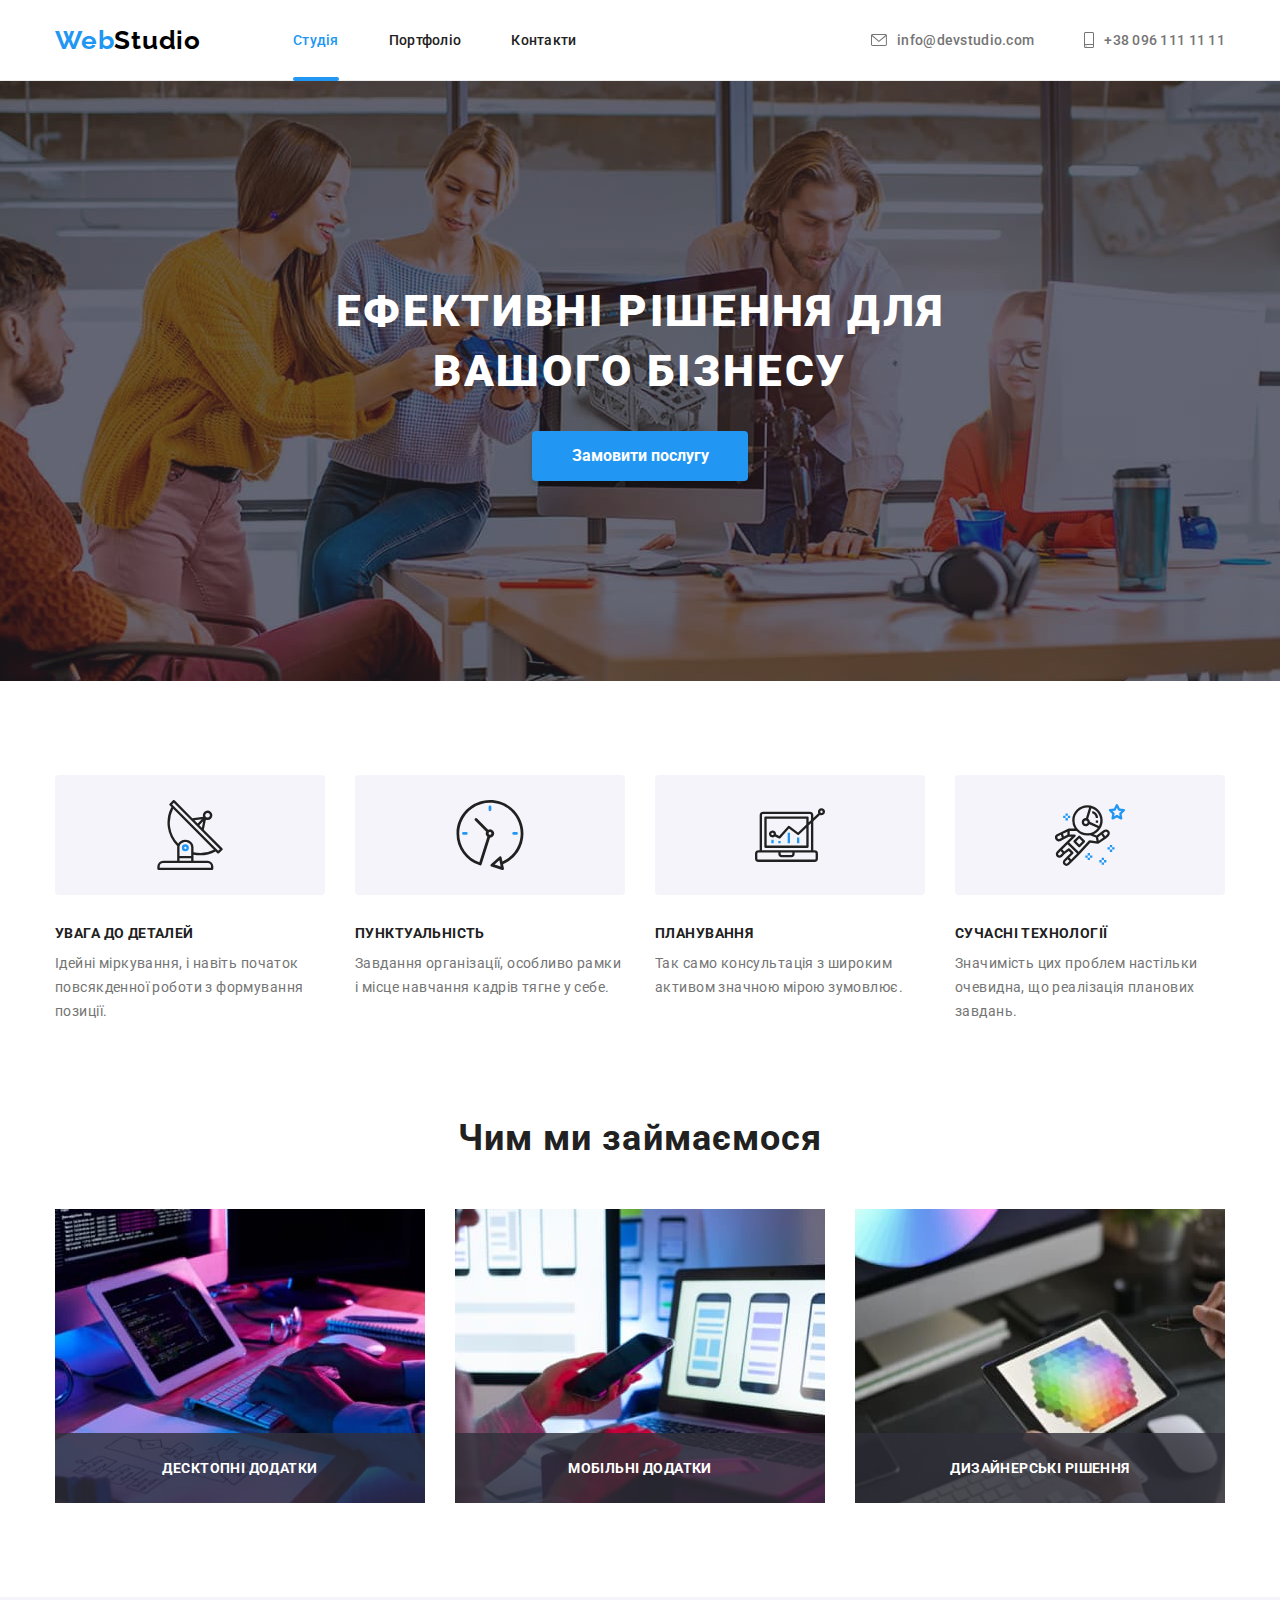
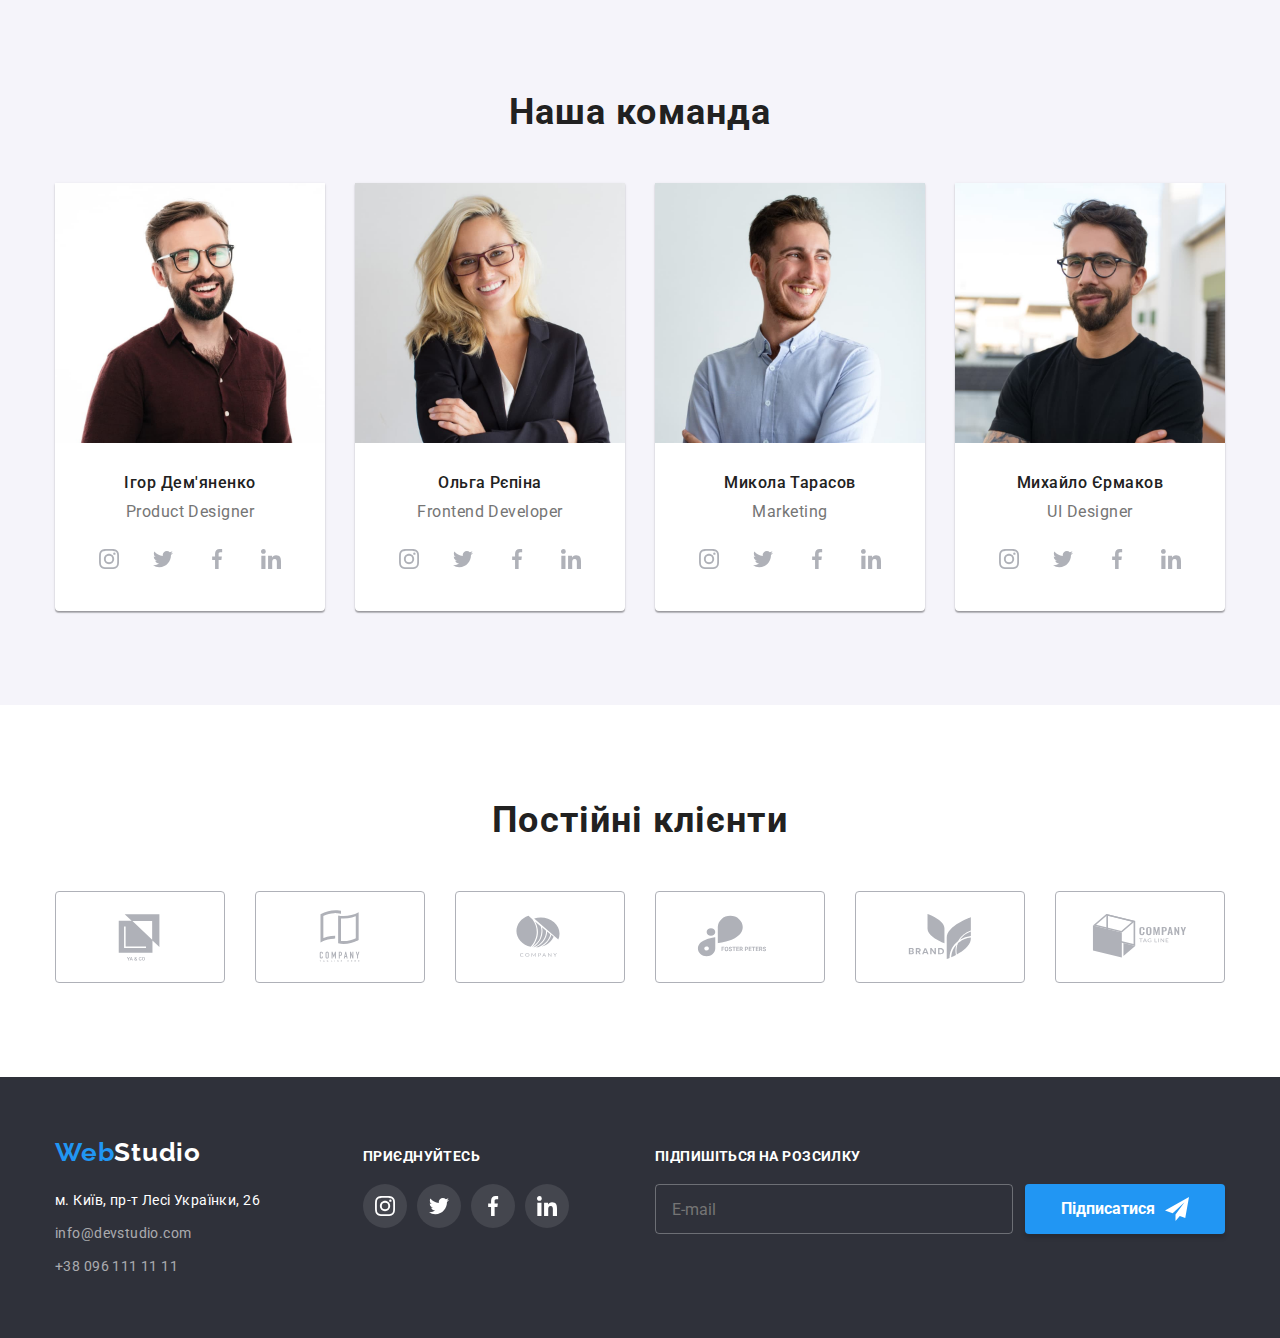
<file: index.html>
<!DOCTYPE html>
<html lang="uk">
  <head>
    <meta charset="UTF-8" />
    <meta http-equiv="X-UA-Compatible" content="IE=edge" />
    <meta name="viewport" content="width=device-width, initial-scale=1.0" />
    <link
      rel="stylesheet"
      href="https://cdnjs.cloudflare.com/ajax/libs/modern-normalize/1.1.0/modern-normalize.min.css
"
    />
    <link rel="stylesheet" href="./css/main.min.css" />
    <link rel="stylesheet" href="./css/styles.css" />
    <link rel="preconnect" href="https://fonts.googleapis.com" />
    <link rel="preconnect" href="https://fonts.gstatic.com" crossorigin />
    <link
      href="https://fonts.googleapis.com/css2?family=Raleway:wght@700&family=Roboto:wght@400;500;700;900&display=swap"
      rel="stylesheet"
    />
    <title>Студія</title>
  </head>
  <body class="main">
    <!-- Шапка сайту -->
    <header class="header">
      <div class="container header-container">
        <nav class="nav">
          <a href="" class="logo"><span class="web">Web</span>Studio</a>
          <ul class="nav__list">
            <li class="nav__item">
              <a href="./index.html" class="nav__link current">Студія</a>
            </li>
            <li class="nav__item">
              <a href="./portfolio.html" class="nav__link">Портфоліо</a>
            </li>
            <li class="nav__item"><a href="" class="nav__link">Контакти</a></li>
          </ul>
        </nav>
        <ul class="header__list">
          <li class="header__item">
            <a href="mailto:info@devstudio.com" class="header__link"
              ><svg width="16px" height="12px" class="header__icon">
                <use href="./images/icons.svg#mail"></use></svg
              >info@devstudio.com</a
            >
          </li>
          <li class="header__item">
            <a href="tel:+380961111111" class="header__link"
              ><svg width="10px" height="16px" class="header__icon">
                <use href="./images/icons.svg#phone"></use></svg
              >+38 096 111 11 11</a
            >
          </li>
        </ul>
      </div>
    </header>
    <!-- Основний контент -->
    <main>
      <!--Вступне відео-->
      <section class="hero">
        <div class="container">
          <h1 class="hero-title">Ефективні рішення для вашого бізнесу</h1>
          <button class="hero-btn btn" type="button" data-modal-open>
            Замовити послугу
          </button>
        </div>
      </section>
      <!--Перелік гарних рис-->
      <section class="ideology section">
        <div class="container ideology-container">
          <h2 class="visually-hidden">Яка наша ідеологія</h2>
          <ul class="ideology__list">
            <li class="ideology__item">
              <div class="ideology-thumb">
                <svg width="70" height="70">
                  <use href="./images/icons.svg#antenna"></use>
                </svg>
              </div>
              <h3 class="ideology__title">Увага до деталей</h3>
              <p class="ideology__text">
                Ідейні міркування, і навіть початок повсякденної роботи з
                формування позиції.
              </p>
            </li>
            <li class="ideology__item">
              <div class="ideology-thumb">
                <svg width="70" height="70">
                  <use href="./images/icons.svg#clock"></use>
                </svg>
              </div>
              <h3 class="ideology__title">Пунктуальність</h3>
              <p class="ideology__text">
                Завдання організації, особливо рамки і місце навчання кадрів
                тягне у себе.
              </p>
            </li>
            <li class="ideology__item">
              <div class="ideology-thumb">
                <svg width="70" height="70">
                  <use href="./images/icons.svg#diagram"></use>
                </svg>
              </div>

              <h3 class="ideology__title">Планування</h3>
              <p class="ideology__text">
                Так само консультація з широким активом значною мірою зумовлює.
              </p>
            </li>
            <li class="ideology__item">
              <div class="ideology-thumb">
                <svg width="70" height="70">
                  <use href="./images/icons.svg#astronaut"></use>
                </svg>
              </div>

              <h3 class="ideology__title">Сучасні технології</h3>
              <p class="ideology__text">
                Значимість цих проблем настільки очевидна, що реалізація
                планових завдань.
              </p>
            </li>
          </ul>
        </div>
      </section>
      <!--Картинки чим займаємося-->
      <section class="images section">
        <div class="container images-container">
          <h2 class="title">Чим ми займаємося</h2>
          <ul class="images__list">
            <li class="images__item">
              <div class="images-thumb">
                <img
                  src="./images/box1.jpg"
                  alt="Верстка на комп'ютері"
                  width="370"
                />
                <div class="images-overlay">
                  <p class="images__text">Десктопні додатки</p>
                </div>
              </div>
            </li>
            <li>
              <div class="images-thumb">
                <img
                  src="./images/box2.jpg"
                  alt="Мобільні додатки"
                  width="370"
                />
                <div class="images-overlay">
                  <p class="images__text">Мобільні додатки</p>
                </div>
              </div>
            </li>
            <li>
              <div class="images-thumb">
                <img
                  src="./images/box3.jpg"
                  alt="Дизайнерські рішення"
                  width="370"
                />
                <div class="images-overlay">
                  <p class="images__text">Дизайнерські рішення</p>
                </div>
              </div>
            </li>
          </ul>
        </div>
      </section>
      <!--ЛЮДИ В КОМАНДІ-->
      <section class="team section">
        <div class="container team-container">
          <h2 class="title">Наша команда</h2>
          <ul class="team__list">
            <li class="team__item">
              <img src="./images/man1.jpg" alt="" width="270" height="260" />
              <div class="team-block">
                <h3 class="team-name">Ігор Дем'яненко</h3>
                <p class="team__text">Product Designer</p>
                <!-- ІКОНКИ -->
                <ul class="team-icon__list">
                  <li>
                    <a
                      href="https://www.instagram.com/"
                      rel="noreferrer nooppener nofollow"
                      target="_blank"
                      class="team__link social-link"
                    >
                      <svg class="team__icon" width="20" height="20">
                        <use href="./images/icons.svg#instagram"></use>
                      </svg>
                    </a>
                  </li>
                  <li>
                    <a
                      href="https://twitter.com/?lang=ru"
                      rel="noreferrer nooppener nofollow"
                      target="_blank"
                      class="team__link social-link"
                    >
                      <svg class="team__icon" width="20" height="20">
                        <use href="./images/icons.svg#twitter"></use>
                      </svg>
                    </a>
                  </li>
                  <li>
                    <a
                      href="https://m.facebook.com/login/?locale2=ru_RU"
                      rel="noreferrer nooppener nofollow"
                      target="_blank"
                      class="team__link social-link"
                    >
                      <svg class="team__icon" width="20" height="20">
                        <use href="./images/icons.svg#facebook"></use>
                      </svg>
                    </a>
                  </li>
                  <li>
                    <a
                      href="https://ua.linkedin.com/"
                      rel="noreferrer nooppener nofollow"
                      target="_blank"
                      class="team__link social-link"
                    >
                      <svg class="team__icon" width="20" height="20">
                        <use href="./images/icons.svg#linkedin"></use>
                      </svg>
                    </a>
                  </li>
                </ul>
              </div>
            </li>
            <li class="team__item">
              <img src="./images/women1.jpg" alt="" width="270" height="260" />
              <div class="team-block">
                <h3 class="team-name">Ольга Рєпіна</h3>
                <p class="team__text">Frontend Developer</p>
                <!-- ІКОНКИ -->
                <ul class="team-icon__list">
                  <li>
                    <a
                      href="https://www.instagram.com/"
                      rel="noreferrer nooppener nofollow"
                      target="_blank"
                      class="team__link social-link"
                    >
                      <svg class="team__icon" width="20" height="20">
                        <use href="./images/icons.svg#instagram"></use>
                      </svg>
                    </a>
                  </li>
                  <li>
                    <a
                      href="https://twitter.com/?lang=ru"
                      rel="noreferrer nooppener nofollow"
                      target="_blank"
                      class="team__link social-link"
                    >
                      <svg class="team__icon" width="20" height="20">
                        <use href="./images/icons.svg#twitter"></use>
                      </svg>
                    </a>
                  </li>
                  <li>
                    <a
                      href="https://m.facebook.com/login/?locale2=ru_RU"
                      rel="noreferrer nooppener nofollow"
                      target="_blank"
                      class="team__link social-link"
                    >
                      <svg class="team__icon" width="20" height="20">
                        <use href="./images/icons.svg#facebook"></use>
                      </svg>
                    </a>
                  </li>
                  <li>
                    <a
                      href="https://ua.linkedin.com/"
                      rel="noreferrer nooppener nofollow"
                      target="_blank"
                      class="team__link social-link"
                    >
                      <svg class="team__icon" width="20" height="20">
                        <use href="./images/icons.svg#linkedin"></use>
                      </svg>
                    </a>
                  </li>
                </ul>
              </div>
            </li>
            <li class="team__item">
              <img src="./images/man2.jpg" alt="" width="270" height="260" />
              <div class="team-block">
                <h3 class="team-name">Микола Тарасов</h3>
                <p class="team__text">Marketing</p>
                <!-- ІКОНКИ -->
                <ul class="team-icon__list">
                  <li>
                    <a
                      href="https://www.instagram.com/"
                      rel="noreferrer nooppener nofollow"
                      target="_blank"
                      class="team__link social-link"
                    >
                      <svg class="team__icon" width="20" height="20">
                        <use href="./images/icons.svg#instagram"></use>
                      </svg>
                    </a>
                  </li>
                  <li>
                    <a
                      href="https://twitter.com/?lang=ru"
                      rel="noreferrer nooppener nofollow"
                      target="_blank"
                      class="team__link social-link"
                    >
                      <svg class="team__icon" width="20" height="20">
                        <use href="./images/icons.svg#twitter"></use>
                      </svg>
                    </a>
                  </li>
                  <li>
                    <a
                      href="https://m.facebook.com/login/?locale2=ru_RU"
                      rel="noreferrer nooppener nofollow"
                      target="_blank"
                      class="team__link social-link"
                    >
                      <svg class="team__icon" width="20" height="20">
                        <use href="./images/icons.svg#facebook"></use>
                      </svg>
                    </a>
                  </li>
                  <li>
                    <a
                      href="https://ua.linkedin.com/"
                      rel="noreferrer nooppener nofollow"
                      target="_blank"
                      class="team__link social-link"
                    >
                      <svg class="team__icon" width="20" height="20">
                        <use href="./images/icons.svg#linkedin"></use>
                      </svg>
                    </a>
                  </li>
                </ul>
              </div>
            </li>
            <li class="team__item">
              <img src="./images/man3.jpg" alt="" width="270" height="260" />
              <div class="team-block">
                <h3 class="team-name">Михайло Єрмаков</h3>
                <p class="team__text">UI Designer</p>
                <!-- ІКОНКИ -->
                <ul class="team-icon__list">
                  <li>
                    <a
                      href="https://www.instagram.com/"
                      rel="noreferrer nooppener nofollow"
                      target="_blank"
                      class="team__link social-link"
                    >
                      <svg class="team__icon" width="20" height="20">
                        <use href="./images/icons.svg#instagram"></use>
                      </svg>
                    </a>
                  </li>
                  <li>
                    <a
                      href="https://twitter.com/?lang=ru"
                      rel="noreferrer nooppener nofollow"
                      target="_blank"
                      class="team__link social-link"
                    >
                      <svg class="team__icon" width="20" height="20">
                        <use href="./images/icons.svg#twitter"></use>
                      </svg>
                    </a>
                  </li>
                  <li>
                    <a
                      href="https://m.facebook.com/login/?locale2=ru_RU"
                      rel="noreferrer nooppener nofollow"
                      target="_blank"
                      class="team__link social-link"
                    >
                      <svg class="team__icon" width="20" height="20">
                        <use href="./images/icons.svg#facebook"></use>
                      </svg>
                    </a>
                  </li>
                  <li>
                    <a
                      href="https://ua.linkedin.com/"
                      rel="noreferrer nooppener nofollow"
                      target="_blank"
                      class="team__link social-link"
                    >
                      <svg class="team__icon" width="20" height="20">
                        <use href="./images/icons.svg#linkedin"></use>
                      </svg>
                    </a>
                  </li>
                </ul>
              </div>
            </li>
          </ul>
        </div>
      </section>
      <!-- ПОСТІЙНІ КЛІЄНТИ -->
      <section class="clients section">
        <div class="container">
          <h2 class="title">Постійні клієнти</h2>
          <ul class="clients__list">
            <li class="clients__item">
              <a href="" class="clients__link">
                <svg width="106" height="60">
                  <use href="./images/icons.svg#logo-1"></use>
                </svg>
              </a>
            </li>
            <li class="clients__item">
              <a href="" class="clients__link">
                <svg width="106" height="60">
                  <use href="./images/icons.svg#logo-2"></use>
                </svg>
              </a>
            </li>
            <li class="clients__item">
              <a href="" class="clients__link">
                <svg width="106" height="60">
                  <use href="./images/icons.svg#logo-3"></use>
                </svg>
              </a>
            </li>
            <li class="clients__item">
              <a href="" class="clients__link">
                <svg width="106" height="60">
                  <use href="./images/icons.svg#logo-4"></use>
                </svg>
              </a>
            </li>
            <li class="clients__item">
              <a href="" class="clients__link">
                <svg width="106" height="60">
                  <use href="./images/icons.svg#logo-5"></use>
                </svg>
              </a>
            </li>
            <li class="clients__item">
              <a href="" class="clients__link">
                <svg width="106" height="60">
                  <use href="./images/icons.svg#logo-6"></use>
                </svg>
              </a>
            </li>
          </ul>
        </div>
      </section>
    </main>
    <!-- ФУТЕР -->
    <footer class="footer">
      <div class="container footer-container">
        <address class="footer__address">
          <a href="" class="logo footer-logo"
            ><span class="web">Web</span>Studio</a
          >
          <ul class="footer__list">
            <li class="footer__item">
              <a
                href="https://www.google.com.ua/maps/place/%D0%B1%D1%83%D0%BB.+%D0%9B%D0%B5%D1%81%D0%B8+%D0%A3%D0%BA%D1%80%D0%B0%D0%B8%D0%BD%D0%BA%D0%B8,+26,+%D0%9A%D0%B8%D0%B5%D0%B2,+02000/@50.4265807,30.5361971,17z/data=!3m1!4b1!4m5!3m4!1s0x40d4cf0e033ecbe9:0x57a4dffefec77da0!8m2!3d50.4265807!4d30.5383858?hl=ru"
                target="_blank"
                rel="noopener noreferrer"
                class="footer--map footer-address__item"
                >м. Київ, пр-т Лесі Українки, 26</a
              >
            </li>
            <li class="footer__item">
              <a href="mailto:info@devstudio.com" class="footer-address__item"
                >info@devstudio.com</a
              >
            </li>
            <li class="footer__item">
              <a href="tel:+380961111111" class="footer-address__item"
                >+38 096 111 11 11</a
              >
            </li>
          </ul>
        </address>
        <div class="subscribe">
          <h2 class="subscribe__title">Приєднуйтесь</h2>
          <ul class="subscribe__list">
            <li>
              <a
                class="subscribe__link social-link"
                href="https://www.instagram.com/"
                rel="noreferrer nooppener nofollow"
                target="_blank"
              >
                <svg width="20" height="20">
                  <use href="./images/icons.svg#instagram"></use>
                </svg>
              </a>
            </li>
            <li>
              <a
                class="subscribe__link social-link"
                href="https://twitter.com/?lang=ru"
                rel="noreferrer nooppener nofollow"
                target="_blank"
              >
                <svg width="20" height="20">
                  <use href="./images/icons.svg#twitter"></use>
                </svg>
              </a>
            </li>
            <li>
              <a
                class="subscribe__link social-link"
                href="https://m.facebook.com/login/?locale2=ru_RU"
                rel="noreferrer nooppener nofollow"
                target="_blank"
              >
                <svg width="20" height="20">
                  <use href="./images/icons.svg#facebook"></use>
                </svg>
              </a>
            </li>
            <li>
              <a
                class="subscribe__link social-link"
                href="https://ua.linkedin.com/"
                rel="noreferrer nooppener nofollow"
                target="_blank"
              >
                <svg width="20" height="20">
                  <use href="./images/icons.svg#linkedin"></use>
                </svg>
              </a>
            </li>
          </ul>
        </div>
        <!-- ФОРМА РОЗСИЛКИ -->
        <div class="footer-mail">
          <h2 class="subscribe__title">Підпишіться на розсилку</h2>
          <form class="footer-mail__form">
            <input
              class="footer-mail__window"
              name="mailing-list"
              type="email"
              placeholder="E-mail"
            />
            <button type="submit" class="footer-mail__btn btn">
              <p class="footer-mail__text">Підписатися</p>
              <svg width="24" height="24">
                <use href="./images/icons.svg#icon-send"></use>
              </svg>
            </button>
          </form>
        </div>
      </div>
    </footer>
    <!-- MODAL WINDOW -->
    <div class="backdrop is-hidden" data-modal>
      <div class="modal">
        <button class="modal-btn" type="button" data-modal-close>
          <svg width="18" height="18">
            <use href="./images/icons.svg#close-svg"></use>
          </svg>
        </button>

        <form>
          <strong class="modal-title"
            >Залиште свої дані, ми вам передзвонимо</strong
          >
          <label class="modal-label"
            ><span class="modal-name">Ім'я</span>
            <span class="modal-view"
              ><input
                class="modal-field"
                type="text"
                name="guest-name"
                required />
              <svg class="modal-svg" width="18" height="18">
                <use href="./images/icons.svg#person-black"></use></svg
            ></span>
          </label>
          <label class="modal-label"
            ><span class="modal-name">Телефон</span>
            <span class="modal-view"
              ><input
                class="modal-field"
                type="text"
                name="guest-tel"
                required
                minlength="12"
                maxlength="12" />
              <svg class="modal-svg" width="18" height="18">
                <use href="./images/icons.svg#phone-black"></use></svg
            ></span>
          </label>
          <label class="modal-label"
            ><span class="modal-name">Пошта</span>
            <span class="modal-view"
              ><input
                class="modal-field"
                type="email"
                name="guest-email"
                required />
              <svg class="modal-svg" width="18" height="18">
                <use href="./images/icons.svg#email-black"></use></svg
            ></span>
          </label>
          <label class="modal-label">
            <span class="modal-name">Коментар</span>
            <textarea
              class="modal-area"
              name="guest-comments"
              rows="5"
              placeholder="Введіть текст"
            ></textarea>
          </label>
          <label class="modal-checkbox__label">
            <input
              type="checkbox"
              class="modal-checkbox__field visually-hidden"
            />
            <svg class="check-svg" width="16" height="15">
              <use
                class="modal-icon-unchecked"
                href="./images/icons.svg#vector"
              ></use>
              <use
                class="modal-icon-checked"
                href="./images/icons.svg#icon-check"
              ></use>
            </svg>
            <span class="modal-checkbox__text"
              >Погоджуюся з розсилкою та приймаю
              <a href="" class="modal-checkbox__link">Умови договору</a></span
            >
          </label>
          <button class="send-btn btn" type="submit">Відправити</button>
        </form>
      </div>
    </div>
    <script src="./js/modal.js"></script>
  </body>
</html>
</file>
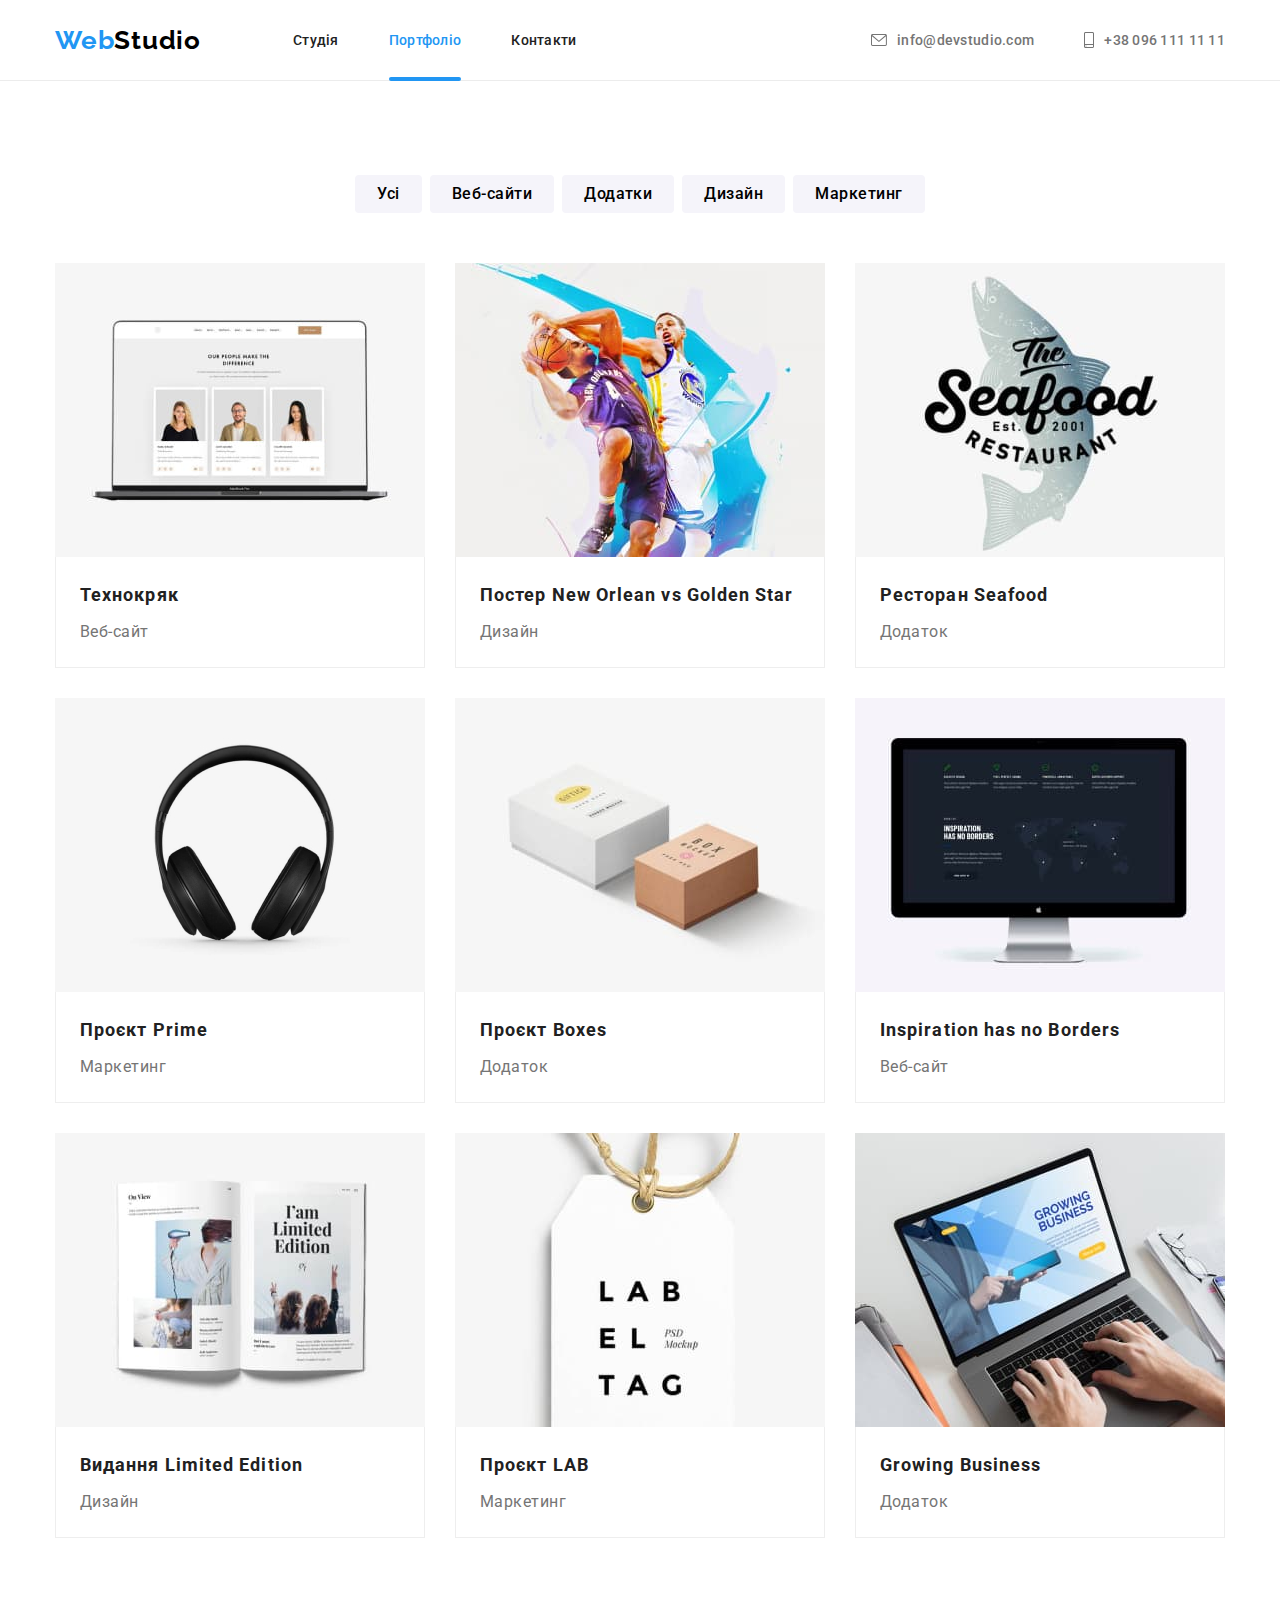
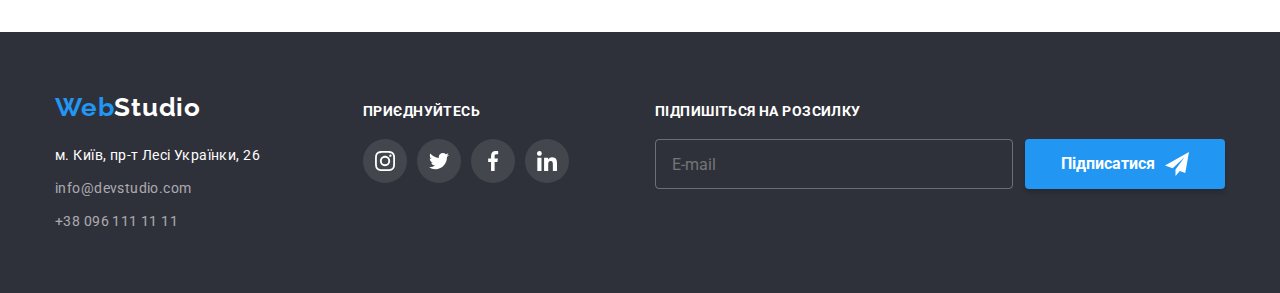
<file: portfolio.html>
<!DOCTYPE html>
<html lang="uk">
  <head>
    <meta charset="UTF-8" />
    <meta http-equiv="X-UA-Compatible" content="IE=edge" />
    <meta name="viewport" content="width=device-width, initial-scale=1.0" />
    <link
      rel="stylesheet"
      href="https://cdnjs.cloudflare.com/ajax/libs/modern-normalize/1.1.0/modern-normalize.min.css
"
    />
    <link rel="stylesheet" href="./css/main.min.css" />
    <link rel="stylesheet" href="./css/styles.css" />
    <link rel="preconnect" href="https://fonts.googleapis.com" />
    <link rel="preconnect" href="https://fonts.gstatic.com" crossorigin />
    <link
      href="https://fonts.googleapis.com/css2?family=Raleway:wght@700&family=Roboto:wght@400;500;700;900&display=swap"
      rel="stylesheet"
    />
    <title>Студія</title>
  </head>
  <body class="main">
    <!-- Шапка сайту -->
    <header class="header">
      <div class="container header-container">
        <nav class="nav">
          <a href="" class="logo"><span class="web">Web</span>Studio</a>
          <ul class="nav__list">
            <li class="nav__item">
              <a href="./index.html" class="nav__link">Студія</a>
            </li>
            <li class="nav__item">
              <a href="./portfolio.html" class="nav__link current">Портфоліо</a>
            </li>
            <li class="nav__item"><a href="" class="nav__link">Контакти</a></li>
          </ul>
        </nav>
        <ul class="header__list">
          <li class="header__item">
            <a href="mailto:info@devstudio.com" class="header__link"
              ><svg width="16px" height="12px" class="header__icon">
                <use href="./images/icons.svg#mail"></use></svg
              >info@devstudio.com</a
            >
          </li>
          <li class="header__item">
            <a href="tel:+380961111111" class="header__link"
              ><svg width="10px" height="16px" class="header__icon">
                <use href="./images/icons.svg#phone"></use></svg
              >+38 096 111 11 11</a
            >
          </li>
        </ul>
      </div>
    </header>

    <!-- Головний контент -->
    <main>
      <section class="section">
        <!-- BTN`S START -->
        <div class="container">
          <h1 class="visually-hidden">Портфоліо</h1>
          <ul class="port-btns">
            <li><button class="port-btn" type="button">Усі</button></li>
            <li><button class="port-btn" type="button">Веб-сайти</button></li>
            <li><button class="port-btn" type="button">Додатки</button></li>
            <li><button class="port-btn" type="button">Дизайн</button></li>
            <li><button class="port-btn" type="button">Маркетинг</button></li>
          </ul>
          <!-- BTN`S END -->

          <!-- ITEM`S START -->
          <div class="port">
            <ul class="port-list">
              <li class="port-item">
                <a href="" class="port-link">
                  <div class="port-anim">
                    <img
                      src="./images/portfolio1.jpg"
                      alt=""
                      height="294"
                      width="370"
                    />
                    <div class="port-overlay">
                      <p class="port-overlay__text">
                        Ресурс пропонує комплексні пропозиції з різним рівнем
                        функціоналу та сервісів. Все це дозволить відвідувачу
                        отримати вичерпні відомості про компанію чи приватну
                        особу.
                      </p>
                    </div>
                  </div>
                  <div class="port-box">
                    <h2 class="port-titles">Технокряк</h2>
                    <p class="port-text">Веб-сайт</p>
                  </div></a
                >
              </li>
              <li class="port-item">
                <a href="" class="port-link"
                  ><div class="port-anim">
                    <img
                      src="./images/portfolio2.jpg"
                      alt=""
                      height="294"
                      width="370"
                    />
                    <div class="port-overlay">
                      <p class="port-overlay__text">
                        Ресурс пропонує комплексні пропозиції з різним рівнем
                        функціоналу та сервісів. Все це дозволить відвідувачу
                        отримати вичерпні відомості про компанію чи приватну
                        особу.
                      </p>
                    </div>
                  </div>
                  <div class="port-box">
                    <h2 class="port-titles">
                      Постер New Orlean vs Golden Star
                    </h2>
                    <p class="port-text">Дизайн</p>
                  </div></a
                >
              </li>
              <li class="port-item">
                <a href="" class="port-link"
                  ><div class="port-anim">
                    <img
                      src="./images/portfolio3.jpg"
                      alt=""
                      height="294"
                      width="370"
                    />
                    <div class="port-overlay">
                      <p class="port-overlay__text">
                        Ресурс пропонує комплексні пропозиції з різним рівнем
                        функціоналу та сервісів. Все це дозволить відвідувачу
                        отримати вичерпні відомості про компанію чи приватну
                        особу.
                      </p>
                    </div>
                  </div>
                  <div class="port-box">
                    <h2 class="port-titles">Ресторан Seafood</h2>
                    <p class="port-text">Додаток</p>
                  </div></a
                >
              </li>
              <li class="port-item">
                <a href="" class="port-link"
                  ><div class="port-anim">
                    <img
                      src="./images/portfolio4.jpg"
                      alt=""
                      height="294"
                      width="370"
                    />
                    <div class="port-overlay">
                      <p class="port-overlay__text">
                        Ресурс пропонує комплексні пропозиції з різним рівнем
                        функціоналу та сервісів. Все це дозволить відвідувачу
                        отримати вичерпні відомості про компанію чи приватну
                        особу.
                      </p>
                    </div>
                  </div>
                  <div class="port-box">
                    <h2 class="port-titles">Проєкт Prime</h2>
                    <p class="port-text">Маркетинг</p>
                  </div></a
                >
              </li>
              <li class="port-item">
                <a href="" class="port-link"
                  ><div class="port-anim">
                    <img
                      src="./images/portfolio5.jpg"
                      alt=""
                      height="294"
                      width="370"
                    />
                    <div class="port-overlay">
                      <p class="port-overlay__text">
                        Ресурс пропонує комплексні пропозиції з різним рівнем
                        функціоналу та сервісів. Все це дозволить відвідувачу
                        отримати вичерпні відомості про компанію чи приватну
                        особу.
                      </p>
                    </div>
                  </div>
                  <div class="port-box">
                    <h2 class="port-titles">Проєкт Boxes</h2>
                    <p class="port-text">Додаток</p>
                  </div></a
                >
              </li>
              <li class="port-item">
                <a href="" class="port-link"
                  ><div class="port-anim">
                    <img
                      src="./images/portfolio6.jpg"
                      alt=""
                      height="294"
                      width="370"
                    />
                    <div class="port-overlay">
                      <p class="port-overlay__text">
                        Ресурс пропонує комплексні пропозиції з різним рівнем
                        функціоналу та сервісів. Все це дозволить відвідувачу
                        отримати вичерпні відомості про компанію чи приватну
                        особу.
                      </p>
                    </div>
                  </div>
                  <div class="port-box">
                    <h2 class="port-titles">Inspiration has no Borders</h2>
                    <p class="port-text">Веб-сайт</p>
                  </div></a
                >
              </li>
              <li class="port-item">
                <a href="" class="port-link"
                  ><div class="port-anim">
                    <img
                      src="./images/portfolio7.jpg"
                      alt=""
                      height="294"
                      width="370"
                    />
                    <div class="port-overlay">
                      <p class="port-overlay__text">
                        Ресурс пропонує комплексні пропозиції з різним рівнем
                        функціоналу та сервісів. Все це дозволить відвідувачу
                        отримати вичерпні відомості про компанію чи приватну
                        особу.
                      </p>
                    </div>
                  </div>
                  <div class="port-box">
                    <h2 class="port-titles">Видання Limited Edition</h2>
                    <p class="port-text">Дизайн</p>
                  </div></a
                >
              </li>
              <li class="port-item">
                <a href="" class="port-link"
                  ><div class="port-anim">
                    <img
                      src="./images/portfolio8.jpg"
                      alt=""
                      height="294"
                      width="370"
                    />
                    <div class="port-overlay">
                      <p class="port-overlay__text">
                        Ресурс пропонує комплексні пропозиції з різним рівнем
                        функціоналу та сервісів. Все це дозволить відвідувачу
                        отримати вичерпні відомості про компанію чи приватну
                        особу.
                      </p>
                    </div>
                  </div>
                  <div class="port-box">
                    <h2 class="port-titles">Проєкт LAB</h2>
                    <p class="port-text">Маркетинг</p>
                  </div></a
                >
              </li>
              <li class="port-item">
                <a href="" class="port-link"
                  ><div class="port-anim">
                    <img
                      src="./images/portfolio9.jpg"
                      alt=""
                      height="294"
                      width="370"
                    />
                    <div class="port-overlay">
                      <p class="port-overlay__text">
                        Ресурс пропонує комплексні пропозиції з різним рівнем
                        функціоналу та сервісів. Все це дозволить відвідувачу
                        отримати вичерпні відомості про компанію чи приватну
                        особу.
                      </p>
                    </div>
                  </div>
                  <div class="port-box">
                    <h2 class="port-titles">Growing Business</h2>
                    <p class="port-text">Додаток</p>
                  </div></a
                >
              </li>
            </ul>
          </div>
          <!-- ITEM`S END -->
        </div>
      </section>
    </main>
    <!-- ФУТЕР -->
    <footer class="footer">
      <div class="container footer-container">
        <address class="footer__address">
          <a href="" class="logo footer-logo"
            ><span class="web">Web</span>Studio</a
          >
          <ul class="footer__list">
            <li class="footer__item">
              <a
                href="https://www.google.com.ua/maps/place/%D0%B1%D1%83%D0%BB.+%D0%9B%D0%B5%D1%81%D0%B8+%D0%A3%D0%BA%D1%80%D0%B0%D0%B8%D0%BD%D0%BA%D0%B8,+26,+%D0%9A%D0%B8%D0%B5%D0%B2,+02000/@50.4265807,30.5361971,17z/data=!3m1!4b1!4m5!3m4!1s0x40d4cf0e033ecbe9:0x57a4dffefec77da0!8m2!3d50.4265807!4d30.5383858?hl=ru"
                target="_blank"
                rel="noopener noreferrer"
                class="footer--map footer-address__item"
                >м. Київ, пр-т Лесі Українки, 26</a
              >
            </li>
            <li class="footer__item">
              <a href="mailto:info@devstudio.com" class="footer-address__item"
                >info@devstudio.com</a
              >
            </li>
            <li class="footer__item">
              <a href="tel:+380961111111" class="footer-address__item"
                >+38 096 111 11 11</a
              >
            </li>
          </ul>
        </address>
        <div class="subscribe">
          <h2 class="subscribe__title">Приєднуйтесь</h2>
          <ul class="subscribe__list">
            <li>
              <a
                class="subscribe__link social-link"
                href="https://www.instagram.com/"
                rel="noreferrer nooppener nofollow"
                target="_blank"
              >
                <svg width="20" height="20">
                  <use href="./images/icons.svg#instagram"></use>
                </svg>
              </a>
            </li>
            <li>
              <a
                class="subscribe__link social-link"
                href="https://twitter.com/?lang=ru"
                rel="noreferrer nooppener nofollow"
                target="_blank"
              >
                <svg width="20" height="20">
                  <use href="./images/icons.svg#twitter"></use>
                </svg>
              </a>
            </li>
            <li>
              <a
                class="subscribe__link social-link"
                href="https://m.facebook.com/login/?locale2=ru_RU"
                rel="noreferrer nooppener nofollow"
                target="_blank"
              >
                <svg width="20" height="20">
                  <use href="./images/icons.svg#facebook"></use>
                </svg>
              </a>
            </li>
            <li>
              <a
                class="subscribe__link social-link"
                href="https://ua.linkedin.com/"
                rel="noreferrer nooppener nofollow"
                target="_blank"
              >
                <svg width="20" height="20">
                  <use href="./images/icons.svg#linkedin"></use>
                </svg>
              </a>
            </li>
          </ul>
        </div>
        <!-- ФОРМА РОЗСИЛКИ -->
        <div class="footer-mail">
          <h2 class="subscribe__title">Підпишіться на розсилку</h2>
          <form class="footer-mail__form">
            <input
              class="footer-mail__window"
              name="mailing-list"
              type="email"
              placeholder="E-mail"
            />
            <button type="submit" class="footer-mail__btn btn">
              <p class="footer-mail__text">Підписатися</p>
              <svg width="24" height="24">
                <use href="./images/icons.svg#icon-send"></use>
              </svg>
            </button>
          </form>
        </div>
      </div>
    </footer>
    <script src="./js/modal.js"></script>
  </body>
</html>
</file>
<file: css/styles.css>
/* :root {


    --main-clr: #2196F3;
    --dark-grey-clr: #2F313A;
    --light-clr: #F5F5F5;
    --light-grey-clr: #F5F4FA;
    --grey-txt-clr: #757575;
    --dark-txt-clr: #212121;
    --light-txt-clr: #FFFFFF;
    --foot-grey-clr: rgba(255, 255, 255, 0.6);
    --dark-clr: #000000;
    --btn-active: #188CE8;
    --icon-color: #AFB1B8;



    --main-font: 'Roboto',
        sans-serif;
    --logo-font: 'Raleway',
        sans-serif;


    --anim: 250ms cubic-bezier(0.4, 0, 0.2, 1);
} */



/* .main {
    font-family: var(--main-font);
    color: var(--dark-txt-clr);
    margin: 0;

} */

/* h1,
h2,
h3,
h4,
h5,
h6,
p,
ul {
    margin: 0;
}

img {
    display: block;
} */


/* .container {
    width: 1200px;
    padding: 0 15px;
    margin: 0 auto;

} */

/* .visually-hidden {
    position: absolute;
    white-space: nowrap;
    width: 1px;
    height: 1px;
    overflow: hidden;
    border: 0;
    padding: 0;
    clip: rect(0 0 0 0);
    clip-path: inset(50%);
    margin: -1px;
} */

/* .btn {
    background-color: var(--main-clr);
    color: var(--light-txt-clr);
    font-weight: 700;
    font-size: 16px;
    line-height: calc(30 / 16);
    text-align: center;
    box-shadow: 0px 4px 4px rgba(0, 0, 0, 0.15);
    border-radius: 4px;
    border: transparent;
    padding: 10px 32px;
    cursor: pointer;
    transition: color var(--anim),
        background-color var(--anim),
        box-shadow var(--anim);
}

.btn:hover {
    background-color: var(--btn-active);
} */

/* .social-link {
    display: flex;
    justify-content: center;
    align-items: center;
    width: 44px;
    height: 44px;
    border-radius: 50%;
    cursor: pointer;
    transition: fill var(--anim),
        background-color var(--anim);
}

.social-link:hover,
.social-link:focus {
    background-color: var(--main-clr);
    fill: var(--light-txt-clr);
} */

/* .section {
    padding: 94px 0;
} */

/* .header-container,
.nav {
    display: flex;
    align-items: center;
    margin-right: auto;

}



.header-list,
.nav-list {
    display: flex;
    gap: 50px;
    padding: 0;
} */



/* Початок nav */

/* .logo,
.logo:focus {
    font-family: var(--logo-font);
    font-weight: 700;
    font-size: 26px;
    line-height: calc(31 / 26);
    letter-spacing: 0.03em;
    color: var(--dark-clr);
    text-decoration: none;
    list-style: none;
    margin-right: 92px;
}



.web {
    color: var(--main-clr);
} */

/* Початок шапки */

/* .header {
    background-color: var(--light-txt-clr);
    font-weight: 500;
    font-size: 14px;
    line-height: calc(16 / 14);
    letter-spacing: 0.02em;
    font-family: var(--main-font);
    border-bottom: 1px solid #ECECEC;
} */


/* .header-list,
.nav-list,
.header-list:focus {
    list-style: none;
    padding: 0;

} */



/* .nav-link {

    text-decoration: none;
    color: inherit;
    padding: 32px 0;
    position: relative;
    transition: color var(--anim);

}

.nav-link:hover,
.nav-link:focus {
    color: var(--main-clr);

}

.nav-link.current {
    color: var(--main-clr);
}

.nav-link.current::after {
    position: absolute;
    content: '';
    width: 100%;
    height: 4px;
    left: 0;
    bottom: -1px;
    background-color: var(--main-clr);
    border-radius: 2px;
} */





/* Кінець nav */

/* Початок контактів */

/* .header-link {
    display: flex;
    gap: 10px;
    align-items: center;
    list-style: none;
    font-weight: 500;
    font-size: 14px;
    line-height: calc(16 / 14);
    letter-spacing: 0.02em;
    color: var(--grey-txt-clr);
    fill: var(--grey-txt-clr);
    text-decoration: none;
    padding: 32px 0;
    transition: color var(--anim), fill var(--anim);
}

.header-link:hover,
.header-link:focus {
    color: var(--main-clr);
    fill: var(--main-clr);
} */



/* Кінець контактів */



/* Початок основного контенту */


/* Герой */
/* .hero {
    background-color: var(--dark-grey-clr);
    padding: 200px 0;
    text-align: center;
    background-image: linear-gradient(rgba(47, 48, 58, 0.4), rgba(47, 48, 58, 0.4)), url(../images/hero_photo.jpg);
    background-size: cover;
    background-repeat: no-repeat;
    max-width: 1600px;
    height: 600px;
    margin: 0 auto;
    background-position: center;
}




.hero-title {
    font-weight: 900;
    font-size: 44px;
    line-height: calc(60 / 44);
    letter-spacing: 0.06em;
    text-transform: uppercase;
    color: var(--light-txt-clr);
    flex-wrap: wrap;
    width: 696px;
    margin: 0 auto 30px;


} */

/* .hero-btn {
    width: 216px;
} */



/* Герой кінець */

/* Перелік гарних рис */


/* .ideology {
    padding-bottom: 0;
}


.ideology-title {
    font-weight: 700;
    font-size: 14px;
    line-height: calc(16 / 14);
    letter-spacing: 0.03em;
    text-transform: uppercase;
    margin-bottom: 10px;

}

.ideology-container {
    display: flex;
    align-items: center;

}

.ideology-title,
.ideology-text {

    flex-wrap: wrap;

}

.ideology-list {

    list-style: none;
    display: flex;
    gap: 30px;
    padding: 0;

}

 .ideology-item {
    flex-basis: calc((100% - 90px) / 4);
}

.ideology-text {
    font-size: 14px;
    line-height: calc(24 / 14);
    letter-spacing: 0.03em;
    color: var(--grey-txt-clr);
}

.ideology-thumb {
    height: 120px;
    background-color: var(--light-grey-clr);
    border-radius: 4px;
    margin-bottom: 30px;
    display: flex;
    justify-content: center;
    align-items: center;

} */



/* Кінець гарних рис */


/* Чим займаємося */


/* .images-container {
    display: flex;
    flex-direction: column;
    justify-content: center;
} */

/* .title {
    font-weight: 700;
    font-size: 36px;
    line-height: calc(42 / 36);
    text-align: center;
    letter-spacing: 0.03em;
    margin-bottom: 50px;
} */

/* .images-list {
    list-style: none;
    display: flex;
    gap: 30px;
    padding: 0;
}

.thumb-images {
    position: relative;
}

.images-overlay {
    position: absolute;
    width: 100%;
    display: flex;
    justify-content: center;
    align-items: center;
    color: var(--light-txt-clr);
    height: 70px;
    bottom: 0;
    left: 0;
    background-color: rgba(47, 48, 58, 0.8);
}

.images-text {
    font-weight: 700;
    font-size: 14px;
    line-height: 16px;
    letter-spacing: 0.03em;
    text-transform: uppercase;
} */


/* Кінець чим займаємося */


/* Люди в команді */

/* .team {
    background-color: var(--light-grey-clr);

}

.team-container {
    display: flex;
    flex-direction: column;

}



.team-list {
    list-style: none;
    display: flex;
    gap: 30px;
    padding: 0;

}

.team-block {
    padding: 30px 0;
}

.team-item {
    box-shadow: 0px 1px 3px rgba(0, 0, 0, 0.12), 0px 1px 1px rgba(0, 0, 0, 0.14), 0px 2px 1px rgba(0, 0, 0, 0.2);
    border-radius: 0px 0px 4px 4px;
    width: 270px;
    background-color: var(--light-txt-clr);
}

.team-name {
    font-weight: 500;
    font-size: 16px;
    line-height: calc(19 / 16);
    text-align: center;
    letter-spacing: 0.03em;
    margin-bottom: 10px;


}

.team-text {
    font-size: 16px;
    line-height: calc(19 / 16);
    text-align: center;
    letter-spacing: 0.03em;
    color: var(--grey-txt-clr);

}

.team-link {
    display: flex;
    border-radius: 50%;
    width: 44px;
    height: 44px;
    justify-content: center;
    align-items: center;
    cursor: pointer;
    fill: var(--icon-color);
    transition: color var(--anim),
        background-color var(--anim);
}


.team-link:hover,
.team-link:focus {
    background-color: var(--main-clr);
    fill: var(--light-txt-clr);
} */

/* .team-icon-list {
    list-style: none;
    display: flex;
    gap: 10px;
    justify-content: center;
    align-items: center;
    padding: 0;
    margin-top: 16px;
} */





/* кінець люди в команді */


/* ПОСТІЙНІ КЛІЄНТИ */

/* .clients-list {
    list-style: none;
    display: flex;
    justify-content: center;
    align-items: center;
    gap: 30px;
}

.clients-link {
    display: flex;
    height: 92px;
    justify-content: center;
    align-items: center;
    cursor: pointer;
    fill: var(--icon-color);
    border: 1px solid var(--icon-color);
    border-radius: 4px;
    transition: border var(--anim),
        fill var(--anim);
}

.clients-item {
    flex-basis: calc((100% - 150px) / 6);
}


.clients-link:hover,
.clients-link:focus {
    fill: var(--main-clr);
    border-color: var(--main-clr);
    border-radius: 4px;
} */


/* Футер початок */

/* .footer {
    background-color: var(--dark-grey-clr);
    display: flex;
    align-items: center;
    padding: 60px 0;
} */


/* .footer-logo {
    color: var(--light-txt-clr);
    display: inline-block;
    margin-bottom: 20px;
    font-style: normal;
} */



/* .footer-item:not(:last-child) {
    margin-bottom: 9px;
}



.footer-map {
    font-weight: 400;
    font-size: 14px;
    line-height: calc(24 / 14);
    letter-spacing: 0.03em;
    color: var(--light-txt-clr);
    text-decoration: none;
    font-style: normal;
    transition: color var(--anim);
}

.footer-tel,
.footer-mail {
    font-weight: 400;
    font-size: 14px;
    line-height: calc(24 / 14);
    letter-spacing: 0.03em;
    color: var(--foot-grey-clr);
    text-decoration: none;
    font-style: normal;
    transition: color var(--anim);

}

.footer-tel {
    margin: 0;
}

.footer-list {
    list-style: none;
    padding: 0;
}

.footer-tel:hover,
.footer-mail:hover,
.footer-map:hover,
.footer-tel:focus,
.footer-mail:focus,
.footer-map:focus {
    color: var(--main-clr);

} */

/* .subscribe-title {
    text-transform: uppercase;
    font-weight: 700;
    font-size: 14px;
    line-height: 16px;
    letter-spacing: 0.03em;
    color: var(--light-txt-clr);
    padding-top: 12px;
    margin-bottom: 20px;
} */

/* .footer-address {
    margin-right: 70px;
} */

/* .footer-container {
    display: flex;
} */


/* .subscribe-list {
    list-style: none;
    display: flex;
    justify-content: center;
    align-items: center;
    gap: 10px;
    padding: 0;

}

.subscribe-link {
    background-color: rgba(255, 255, 255, 0.1);
    fill: var(--light-txt-clr);
    display: flex;
    border-radius: 50%;
    width: 44px;
    height: 44px;
    justify-content: center;
    align-items: center;
    cursor: pointer;
    transition: background-color var(--anim),
        fill var(--anim);
}

.subscribe-link:hover,
.subscribe-link:focus {
    background-color: var(--main-clr);
    fill: var(--light-txt-clr);
} */

/* ФОРМА РОЗСИЛКИ */

/* .footer-mail {
    margin-left: auto;
} */


/* .footer-mail__btn {
    display: flex;
    justify-content: center;
    align-items: center;
    width: 200px;
    height: 50px;
    fill: var(--light-txt-clr);
} */



/* .footer-mail__form {
    display: flex;
    gap: 12px;
}

.footer-mail__window {
    outline: none;
    border-radius: 4px;
    border: 1px solid rgba(255, 255, 255, 0.3);
    width: 358px;
    height: 50px;
    padding: 16px;
    background-color: transparent;
    color: var(--light-txt-clr);
    transition: border var(--anim);
}

.footer-mail__window:focus {
    border: 1px solid var(--main-clr);
}

.footer-mail__text {
    margin-right: 10px;
} */


/* Кінець футеру */





/* ПОРТФОЛІО */




/* .port-btns {
    list-style: none;
    display: flex;
    justify-content: center;
    gap: 8px;
    margin-bottom: 50px;
}

.port-btn {
    cursor: pointer;
    background-color: var(--light-grey-clr);
    border: 0;
    font-family: inherit;
    font-weight: 500;
    font-size: 16px;
    line-height: calc(26 / 16);
    text-align: center;
    letter-spacing: 0.03em;
    padding: 6px 22px;
    border-radius: 4px;
    transition: color var(--anim), background-color var(--anim), box-shadow var(--anim);
}


.port-btn:hover,
.port-btn:focus {
    background-color: var(--main-clr);
    color: var(--light-txt-clr);
    box-shadow: 0px 3px 1px rgba(0, 0, 0, 0.1), 0px 1px 2px rgba(0, 0, 0, 0.08), 0px 2px 2px rgba(0, 0, 0, 0.12);

} */

/* .port-box {
    padding: 20px 24px;
    border-right: 1px solid #EEEEEE;
    border-bottom: 1px solid #EEEEEE;
    border-left: 1px solid #EEEEEE;

}

.port-anim {
    position: relative;
    overflow: hidden;

}

.port-overlay {
    position: absolute;
    padding: 0 24px;
    width: 100%;
    height: 100%;
    color: var(--light-txt-clr);
    top: 0;
    left: 0;
    transform: translateY(100%);
    display: flex;
    justify-content: center;
    align-items: center;
    background-color: rgba(33, 150, 243, 0.9);
    transition: transform var(--anim);

}

.port-link:hover .port-overlay,
.port-link:focus .port-overlay {
    transform: translateY(0);
}

.port-overlay__text {
    font-weight: 400;
    font-size: 18px;
    line-height: 28px;
    letter-spacing: 0.03em;
}


.port-list {
    display: flex;
    flex-wrap: wrap;
    gap: 30px;
    padding: 0;
}

.port-item {
    list-style: none;
    width: calc((100% - 60px) / 3);
    padding: 0;
}


.port-titles {
    font-weight: 700;
    font-size: 18px;
    line-height: calc(36 / 18);
    letter-spacing: 0.06em;
    margin-bottom: 4px;
}

.port-text {
    font-size: 16px;
    line-height: calc(30 / 16);
    letter-spacing: 0.03em;
    color: var(--grey-txt-clr);
}

.port-link {
    display: block;
    text-decoration: none;
    color: inherit;
    transition: color var(--anim),
        background-color var(--anim),
        box-shadow var(--anim);
}

.port-link:hover,
.port-link:focus {
    box-shadow: 0px 1px 1px rgba(0, 0, 0, 0.12), 0px 4px 4px rgba(0, 0, 0, 0.06), 1px 4px 6px rgba(0, 0, 0, 0.16);
} */

/* Modal window */

/* .backdrop {
    position: fixed;
    top: 0;
    left: 0;
    width: 100%;
    height: 100%;
    background-color: rgba(0, 0, 0, 0.2);
    z-index: 1000;
    transition: opacity var(--anim), visibility var(--anim);

}

.backdrop.is-hidden {
    opacity: 0;
    pointer-events: none;
    visibility: hidden;
}

.modal {
    position: absolute;
    top: 50%;
    left: 50%;
    transform: translate(-50%, -50%);
    border-radius: 4px;
    width: 528px;
    background-color: var(--light-txt-clr);
    padding: 40px;
}

.modal-btn {
    position: absolute;
    top: 8px;
    right: 8px;
    display: flex;
    justify-content: center;
    align-items: center;
    border-radius: 50%;
    border: 1px solid rgba(0, 0, 0, 0.1);
    background-color: var(--light-txt-clr);
    cursor: pointer;
    width: 30px;
    height: 30px;
    transition: fill var(--anim);
}

.modal-btn:hover,
.modal-btn:focus {
    fill: var(--main-clr);
}

.modal-title {
    display: flex;
    justify-content: center;
    align-items: center;
    font-weight: 700;
    font-size: 20px;
    line-height: 23px;
    text-align: center;
    letter-spacing: 0.03em;
    color: var(--dark-txt-clr);
    padding-bottom: 12px;
}

.modal-name {
    display: block;
    font-weight: 400;
    font-size: 12px;
    line-height: 14px;
    letter-spacing: 0.01em;
    margin-bottom: 4px;

}

.modal-field {
    outline: transparent;
    width: 100%;
    height: 40px;
    border-radius: 4px;
    border: 1px solid rgba(33, 33, 33, 0.2);
    padding-left: 42px;
    padding-right: 42px;
    transition: border-color var(--anim);
}

.modal-field:focus {
    border-color: var(--main-clr);
}

.modal-label {

    display: block;
    margin-bottom: 10px;
}

.modal-view {
    position: relative;
}




.modal-svg {
    position: absolute;
    top: 50%;
    left: 12px;
    transform: translateY(-50%);
    transition: fill var(--anim);

}

.modal-field:focus~.modal-svg {
    fill: var(--main-clr);
}


.modal-area {
    resize: none;
    outline: transparent;
    width: 100%;
    height: 120px;
    border-radius: 4px;
    padding: 16px;
    font-size: 12px;
    border: 1px solid rgba(33, 33, 33, 0.2);
    transition: border-color var(--anim);
}

.modal-area:focus {
    border-color: var(--main-clr);
}

.modal-area::placeholder {
    font-weight: 400;
    font-size: 12px;
    line-height: 14px;
    letter-spacing: 0.01em;
    color: rgba(117, 117, 117, 0.5);
}

.send-btn {
    display: block;
    margin: 0 auto;
    width: 200px;
    height: 50px;
    padding: 10px 52px;
    border-radius: 4px;
    background-color: var(--main-clr);
    border-color: transparent;
    color: var(--light-txt-clr);
    cursor: pointer;
    box-shadow: 0px 4px 4px rgba(0, 0, 0, 0.15);
    margin-top: 30px;
    font-weight: 700;
    font-size: 16px;
    line-height: calc(30 / 16);
    display: flex;
    align-items: center;
    text-align: center;
    letter-spacing: 0.06em;

}

.send-btn:hover,
.send-btn:focus {
    background-color: var(--btn-active);
}


.modal-icon-checked {
    opacity: 0;
    fill: var(--main-clr);
    transition: opacity var(--anim);
}

.modal-checkbox__label {
    display: flex;
    align-items: center;
    justify-content: center;
    gap: 7px;
    margin-top: 20px;
}

.modal-checkbox__field:focus+.check-svg {
    outline: 1px solid var(--main-clr);
    border-radius: 2px;
}

.modal-checkbox__field:checked+.check-svg .modal-icon-checked {
    opacity: 1;
}


.modal-icon-unchecked {
    transition: opacity var(--anim);
}

.modal-checkbox__field:checked+.check-svg .modal-icon-unchecked {
    opacity: 0;
}



.modal-checkbox__text {
    font-weight: 400;
    font-size: 14px;
    line-height: 24px;
    letter-spacing: 0.03em;
    user-select: none;
}

.modal-checkbox__link {
    font-weight: 400;
    font-size: 14px;
    line-height: 24px;
    letter-spacing: 0.03em;
    text-decoration-line: underline;
    color: var(--main-clr);
} */
</file>
<file: css/main.min.css>
:root{--main-clr: #2196F3;--dark-grey-clr: #2F313A;--light-clr: #F5F5F5;--light-grey-clr: #F5F4FA;--grey-txt-clr: #757575;--dark-txt-clr: #212121;--light-txt-clr: #FFFFFF;--foot-grey-clr: rgba(255, 255, 255, 0.6);--dark-clr: #000000;--btn-active: #188CE8;--icon-color: #AFB1B8;--main-font: "Roboto", sans-serif;--logo-font: "Raleway", sans-serif;--anim: 250ms cubic-bezier(0.4, 0, 0.2, 1)}h1,h2,h3,h4,h5,h6,p,ul{margin:0;padding:0}img{display:block}.visually-hidden{position:absolute;white-space:nowrap;width:1px;height:1px;overflow:hidden;border:0;padding:0;clip:rect(0 0 0 0);-webkit-clip-path:inset(50%);clip-path:inset(50%);margin:-1px}.section{padding:94px 0}.container{width:1200px;padding:0 15px;margin:0 auto}.main{font-family:var(--main-font);color:var(--dark-txt-clr);margin:0}.title{font-weight:700;font-size:36px;line-height:1.1666666667;text-align:center;letter-spacing:.03em;margin-bottom:50px}.btn{background-color:var(--main-clr);color:var(--light-txt-clr);font-weight:700;font-size:16px;line-height:1.875;text-align:center;-webkit-box-shadow:0px 4px 4px rgba(0,0,0,.15);box-shadow:0px 4px 4px rgba(0,0,0,.15);border-radius:4px;border:rgba(0,0,0,0);padding:10px 32px;cursor:pointer;-webkit-transition:color var(--anim),background-color var(--anim),-webkit-box-shadow var(--anim);transition:color var(--anim),background-color var(--anim),-webkit-box-shadow var(--anim);transition:color var(--anim),background-color var(--anim),box-shadow var(--anim);transition:color var(--anim),background-color var(--anim),box-shadow var(--anim),-webkit-box-shadow var(--anim)}.btn:hover{background-color:var(--btn-active)}.social-link{display:-webkit-box;display:-ms-flexbox;display:flex;-webkit-box-pack:center;-ms-flex-pack:center;justify-content:center;-webkit-box-align:center;-ms-flex-align:center;align-items:center;width:44px;height:44px;border-radius:50%;cursor:pointer;-webkit-transition:fill var(--anim),background-color var(--anim);transition:fill var(--anim),background-color var(--anim)}.social-link:hover,.social-link:focus{background-color:var(--main-clr);fill:var(--light-txt-clr)}.logo,.logo:focus{font-family:var(--logo-font);font-weight:700;font-size:26px;line-height:1.1923076923;letter-spacing:.03em;color:var(--dark-clr);text-decoration:none;list-style:none;margin-right:92px}.web{color:var(--main-clr)}.footer-logo{color:var(--light-txt-clr);display:inline-block;margin-bottom:20px;font-style:normal}.header{background-color:var(--light-txt-clr);font-weight:500;font-size:14px;line-height:1.1428571429;letter-spacing:.02em;font-family:var(--main-font);border-bottom:1px solid #ececec}.header-container,.header .nav{display:-webkit-box;display:-ms-flexbox;display:flex;-webkit-box-align:center;-ms-flex-align:center;align-items:center;margin-right:auto}.header__list,.header__list:focus{list-style:none;padding:0;display:-webkit-box;display:-ms-flexbox;display:flex;gap:50px}.nav__list{list-style:none;padding:0;display:-webkit-box;display:-ms-flexbox;display:flex;gap:50px}.nav__link{text-decoration:none;color:inherit;padding:32px 0;position:relative;-webkit-transition:color var(--anim);transition:color var(--anim)}.nav__link:hover,.nav__link:focus{color:var(--main-clr)}.nav__link.current{color:var(--main-clr)}.nav__link.current::after{position:absolute;content:"";width:100%;height:4px;left:0;bottom:-1px;background-color:var(--main-clr);border-radius:2px}.header__link{display:-webkit-box;display:-ms-flexbox;display:flex;gap:10px;-webkit-box-align:center;-ms-flex-align:center;align-items:center;list-style:none;font-weight:500;font-size:14px;line-height:1.1428571429;letter-spacing:.02em;color:var(--grey-txt-clr);fill:var(--grey-txt-clr);text-decoration:none;padding:32px 0;-webkit-transition:color var(--anim),fill var(--anim);transition:color var(--anim),fill var(--anim)}.header__link:hover,.header__link:focus{color:var(--main-clr);fill:var(--main-clr)}.hero{background-color:var(--dark-grey-clr);padding:200px 0;text-align:center;background-image:-webkit-gradient(linear, left top, left bottom, from(rgba(47, 48, 58, 0.4)), to(rgba(47, 48, 58, 0.4))),url(../images/hero_photo.jpg);background-image:linear-gradient(rgba(47, 48, 58, 0.4), rgba(47, 48, 58, 0.4)),url(../images/hero_photo.jpg);background-size:cover;background-repeat:no-repeat;max-width:1600px;height:600px;margin:0 auto;background-position:center}.hero-title{font-weight:900;font-size:44px;line-height:1.3636363636;letter-spacing:.06em;text-transform:uppercase;color:var(--light-txt-clr);-ms-flex-wrap:wrap;flex-wrap:wrap;width:696px;margin:0 auto 30px}.hero-btn{width:216px}.ideology{padding-bottom:0}.ideology__title{font-weight:700;font-size:14px;line-height:1.1428571429;letter-spacing:.03em;text-transform:uppercase;margin-bottom:10px}.ideology-container{display:-webkit-box;display:-ms-flexbox;display:flex;-webkit-box-align:center;-ms-flex-align:center;align-items:center}.ideology__title,.ideology__text{-ms-flex-wrap:wrap;flex-wrap:wrap}.ideology__list{list-style:none;display:-webkit-box;display:-ms-flexbox;display:flex;gap:30px;padding:0}.ideology__item{-ms-flex-preferred-size:calc((100% - 90px)/4);flex-basis:calc((100% - 90px)/4)}.ideology__text{font-size:14px;line-height:1.7142857143;letter-spacing:.03em;color:var(--grey-txt-clr)}.ideology-thumb{height:120px;background-color:var(--light-grey-clr);border-radius:4px;margin-bottom:30px;display:-webkit-box;display:-ms-flexbox;display:flex;-webkit-box-pack:center;-ms-flex-pack:center;justify-content:center;-webkit-box-align:center;-ms-flex-align:center;align-items:center}.images-container{display:-webkit-box;display:-ms-flexbox;display:flex;-webkit-box-orient:vertical;-webkit-box-direction:normal;-ms-flex-direction:column;flex-direction:column;-webkit-box-pack:center;-ms-flex-pack:center;justify-content:center}.images__list{list-style:none;display:-webkit-box;display:-ms-flexbox;display:flex;gap:30px;padding:0}.images-thumb{position:relative}.images-overlay{position:absolute;width:100%;display:-webkit-box;display:-ms-flexbox;display:flex;-webkit-box-pack:center;-ms-flex-pack:center;justify-content:center;-webkit-box-align:center;-ms-flex-align:center;align-items:center;color:var(--light-txt-clr);height:70px;bottom:0;left:0;background-color:rgba(47,48,58,.8)}.images__text{font-weight:700;font-size:14px;line-height:16px;letter-spacing:.03em;text-transform:uppercase}.team{background-color:var(--light-grey-clr)}.team-container{display:-webkit-box;display:-ms-flexbox;display:flex;-webkit-box-orient:vertical;-webkit-box-direction:normal;-ms-flex-direction:column;flex-direction:column}.team__list{list-style:none;display:-webkit-box;display:-ms-flexbox;display:flex;gap:30px;padding:0}.team-block{padding:30px 0}.team__item{-webkit-box-shadow:0px 1px 3px rgba(0,0,0,.12),0px 1px 1px rgba(0,0,0,.14),0px 2px 1px rgba(0,0,0,.2);box-shadow:0px 1px 3px rgba(0,0,0,.12),0px 1px 1px rgba(0,0,0,.14),0px 2px 1px rgba(0,0,0,.2);border-radius:0px 0px 4px 4px;width:270px;background-color:var(--light-txt-clr)}.team-name{font-weight:500;font-size:16px;line-height:1.1875;text-align:center;letter-spacing:.03em;margin-bottom:10px}.team__text{font-size:16px;line-height:1.1875;text-align:center;letter-spacing:.03em;color:var(--grey-txt-clr)}.team__link{fill:var(--icon-color)}.team-icon__list{list-style:none;display:-webkit-box;display:-ms-flexbox;display:flex;gap:10px;-webkit-box-pack:center;-ms-flex-pack:center;justify-content:center;-webkit-box-align:center;-ms-flex-align:center;align-items:center;padding:0;margin-top:16px}.clients__list{list-style:none;display:-webkit-box;display:-ms-flexbox;display:flex;-webkit-box-pack:center;-ms-flex-pack:center;justify-content:center;-webkit-box-align:center;-ms-flex-align:center;align-items:center;gap:30px;padding:0}.clients__link{display:-webkit-box;display:-ms-flexbox;display:flex;height:92px;-webkit-box-pack:center;-ms-flex-pack:center;justify-content:center;-webkit-box-align:center;-ms-flex-align:center;align-items:center;cursor:pointer;fill:var(--icon-color);border:1px solid var(--icon-color);border-radius:4px;-webkit-transition:border var(--anim),fill var(--anim);transition:border var(--anim),fill var(--anim)}.clients__item{-ms-flex-preferred-size:calc((100% - 150px)/6);flex-basis:calc((100% - 150px)/6)}.clients__link:hover,.clients__link:focus{fill:var(--main-clr);border-color:var(--main-clr);border-radius:4px}.footer{background-color:var(--dark-grey-clr);display:-webkit-box;display:-ms-flexbox;display:flex;-webkit-box-align:center;-ms-flex-align:center;align-items:center;padding:60px 0}.footer__item:not(:last-child){margin-bottom:9px}.footer__address{margin-right:70px}.footer-address__item{font-weight:400;font-size:14px;line-height:1.7142857143;letter-spacing:.03em;color:var(--foot-grey-clr);text-decoration:none;font-style:normal;-webkit-transition:color var(--anim);transition:color var(--anim);margin:0}.footer--map{color:var(--light-txt-clr)}.footer__list{list-style:none;padding:0}.footer-address__item:hover,.footer-address__item:focus{color:var(--main-clr)}.footer-container{display:-webkit-box;display:-ms-flexbox;display:flex;-webkit-box-align:baseline;-ms-flex-align:baseline;align-items:baseline}.footer-mail{margin-left:auto}.footer-mail__form{display:-webkit-box;display:-ms-flexbox;display:flex;gap:12px}.footer-mail__window{outline:none;border-radius:4px;border:1px solid rgba(255,255,255,.3);width:358px;height:50px;padding:16px;background-color:rgba(0,0,0,0);color:var(--light-txt-clr);-webkit-transition:border var(--anim);transition:border var(--anim)}.footer-mail__window:focus{border:1px solid var(--main-clr)}.footer-mail__text{margin-right:10px}.footer-mail__btn{display:-webkit-box;display:-ms-flexbox;display:flex;-webkit-box-pack:center;-ms-flex-pack:center;justify-content:center;-webkit-box-align:center;-ms-flex-align:center;align-items:center;width:200px;height:50px;fill:var(--light-txt-clr)}.subscribe__title{text-transform:uppercase;font-weight:700;font-size:14px;line-height:16px;letter-spacing:.03em;color:var(--light-txt-clr);margin-bottom:20px}.subscribe__list{list-style:none;display:-webkit-box;display:-ms-flexbox;display:flex;-webkit-box-pack:center;-ms-flex-pack:center;justify-content:center;-webkit-box-align:center;-ms-flex-align:center;align-items:center;gap:10px;padding:0}.subscribe__link{background-color:rgba(255,255,255,.1);fill:var(--light-txt-clr)}.port-box{padding:20px 24px;border-right:1px solid #eee;border-bottom:1px solid #eee;border-left:1px solid #eee}.port-anim{position:relative;overflow:hidden}.port-overlay{position:absolute;padding:0 24px;width:100%;height:100%;color:var(--light-txt-clr);top:0;left:0;-webkit-transform:translateY(100%);transform:translateY(100%);display:-webkit-box;display:-ms-flexbox;display:flex;-webkit-box-pack:center;-ms-flex-pack:center;justify-content:center;-webkit-box-align:center;-ms-flex-align:center;align-items:center;background-color:rgba(33,150,243,.9);-webkit-transition:-webkit-transform var(--anim);transition:-webkit-transform var(--anim);transition:transform var(--anim);transition:transform var(--anim), -webkit-transform var(--anim)}.port-link:hover .port-overlay,.port-link:focus .port-overlay{-webkit-transform:translateY(0);transform:translateY(0)}.port-overlay__text{font-weight:400;font-size:18px;line-height:28px;letter-spacing:.03em}.port-list{display:-webkit-box;display:-ms-flexbox;display:flex;-ms-flex-wrap:wrap;flex-wrap:wrap;gap:30px;padding:0}.port-item{list-style:none;width:calc((100% - 60px)/3);padding:0}.port-titles{font-weight:700;font-size:18px;line-height:2;letter-spacing:.06em;margin-bottom:4px}.port-text{font-size:16px;line-height:1.875;letter-spacing:.03em;color:var(--grey-txt-clr)}.port-link{display:block;text-decoration:none;color:inherit;-webkit-transition:color var(--anim),background-color var(--anim),-webkit-box-shadow var(--anim);transition:color var(--anim),background-color var(--anim),-webkit-box-shadow var(--anim);transition:color var(--anim),background-color var(--anim),box-shadow var(--anim);transition:color var(--anim),background-color var(--anim),box-shadow var(--anim),-webkit-box-shadow var(--anim)}.port-link:hover,.port-link:focus{-webkit-box-shadow:0px 1px 1px rgba(0,0,0,.12),0px 4px 4px rgba(0,0,0,.06),1px 4px 6px rgba(0,0,0,.16);box-shadow:0px 1px 1px rgba(0,0,0,.12),0px 4px 4px rgba(0,0,0,.06),1px 4px 6px rgba(0,0,0,.16)}.port-btns{list-style:none;display:-webkit-box;display:-ms-flexbox;display:flex;-webkit-box-pack:center;-ms-flex-pack:center;justify-content:center;gap:8px;margin-bottom:50px}.port-btn{cursor:pointer;background-color:var(--light-grey-clr);border:0;font-family:inherit;font-weight:500;font-size:16px;line-height:1.625;text-align:center;letter-spacing:.03em;padding:6px 22px;border-radius:4px;-webkit-transition:color var(--anim),background-color var(--anim),-webkit-box-shadow var(--anim);transition:color var(--anim),background-color var(--anim),-webkit-box-shadow var(--anim);transition:color var(--anim),background-color var(--anim),box-shadow var(--anim);transition:color var(--anim),background-color var(--anim),box-shadow var(--anim),-webkit-box-shadow var(--anim)}.port-btn:hover,.port-btn:focus{background-color:var(--main-clr);color:var(--light-txt-clr);-webkit-box-shadow:0px 3px 1px rgba(0,0,0,.1),0px 1px 2px rgba(0,0,0,.08),0px 2px 2px rgba(0,0,0,.12);box-shadow:0px 3px 1px rgba(0,0,0,.1),0px 1px 2px rgba(0,0,0,.08),0px 2px 2px rgba(0,0,0,.12)}.backdrop{position:fixed;top:0;left:0;width:100%;height:100%;background-color:rgba(0,0,0,.2);z-index:1000;-webkit-transition:opacity var(--anim),visibility var(--anim);transition:opacity var(--anim),visibility var(--anim)}.backdrop.is-hidden{opacity:0;pointer-events:none;visibility:hidden}.modal{position:absolute;top:50%;left:50%;-webkit-transform:translate(-50%, -50%);transform:translate(-50%, -50%);border-radius:4px;width:528px;background-color:var(--light-txt-clr);padding:40px}.modal-btn{position:absolute;top:8px;right:8px;display:-webkit-box;display:-ms-flexbox;display:flex;-webkit-box-pack:center;-ms-flex-pack:center;justify-content:center;-webkit-box-align:center;-ms-flex-align:center;align-items:center;border-radius:50%;border:1px solid rgba(0,0,0,.1);background-color:var(--light-txt-clr);cursor:pointer;width:30px;height:30px;-webkit-transition:fill var(--anim);transition:fill var(--anim)}.modal-btn:hover,.modal-btn:focus{fill:var(--main-clr)}.modal-title{display:block;-webkit-box-align:center;-ms-flex-align:center;align-items:center;font-weight:700;font-size:20px;line-height:23px;text-align:center;letter-spacing:.03em;color:var(--dark-txt-clr);margin-bottom:12px}.modal-name{display:block;font-weight:400;font-size:12px;line-height:14px;letter-spacing:.01em;margin-bottom:4px}.modal-field{outline:rgba(0,0,0,0);width:100%;height:40px;border-radius:4px;border:1px solid rgba(33,33,33,.2);padding-left:42px;padding-right:42px;-webkit-transition:border-color var(--anim);transition:border-color var(--anim)}.modal-field:focus{border-color:var(--main-clr)}.modal-label{display:block;margin-bottom:10px}.modal-view{position:relative}.modal-svg{position:absolute;top:50%;left:12px;-webkit-transform:translateY(-50%);transform:translateY(-50%);-webkit-transition:fill var(--anim);transition:fill var(--anim)}.modal-field:focus~.modal-svg{fill:var(--main-clr)}.modal-area{resize:none;outline:rgba(0,0,0,0);width:100%;height:120px;border-radius:4px;padding:16px;font-size:12px;border:1px solid rgba(33,33,33,.2);-webkit-transition:border-color var(--anim);transition:border-color var(--anim)}.modal-area:focus{border-color:var(--main-clr)}.modal-area::-webkit-input-placeholder{font-weight:400;font-size:12px;line-height:14px;letter-spacing:.01em;color:rgba(117,117,117,.5)}.modal-area::-moz-placeholder{font-weight:400;font-size:12px;line-height:14px;letter-spacing:.01em;color:rgba(117,117,117,.5)}.modal-area:-ms-input-placeholder{font-weight:400;font-size:12px;line-height:14px;letter-spacing:.01em;color:rgba(117,117,117,.5)}.modal-area::-ms-input-placeholder{font-weight:400;font-size:12px;line-height:14px;letter-spacing:.01em;color:rgba(117,117,117,.5)}.modal-area::placeholder{font-weight:400;font-size:12px;line-height:14px;letter-spacing:.01em;color:rgba(117,117,117,.5)}.modal-icon-checked{opacity:0;fill:var(--main-clr);-webkit-transition:opacity var(--anim);transition:opacity var(--anim)}.modal-checkbox__label{display:-webkit-box;display:-ms-flexbox;display:flex;-webkit-box-align:center;-ms-flex-align:center;align-items:center;-webkit-box-pack:center;-ms-flex-pack:center;justify-content:center;gap:7px;margin-top:20px}.modal-checkbox__field:focus+.check-svg{outline:1px solid var(--main-clr);border-radius:2px}.modal-checkbox__field:checked+.check-svg .modal-icon-checked{opacity:1}.modal-icon-unchecked{-webkit-transition:opacity var(--anim);transition:opacity var(--anim)}.modal-checkbox__field:checked+.check-svg .modal-icon-unchecked{opacity:0}.modal-checkbox__text{font-weight:400;font-size:14px;line-height:24px;letter-spacing:.03em;-webkit-user-select:none;-moz-user-select:none;-ms-user-select:none;user-select:none}.modal-checkbox__link{font-weight:400;font-size:14px;line-height:24px;letter-spacing:.03em;-webkit-text-decoration-line:underline;text-decoration-line:underline;color:var(--main-clr)}.send-btn{display:block;margin:0 auto;width:200px;height:50px;padding:10px 52px;margin-top:30px}/*# sourceMappingURL=main.min.css.map */
</file>
